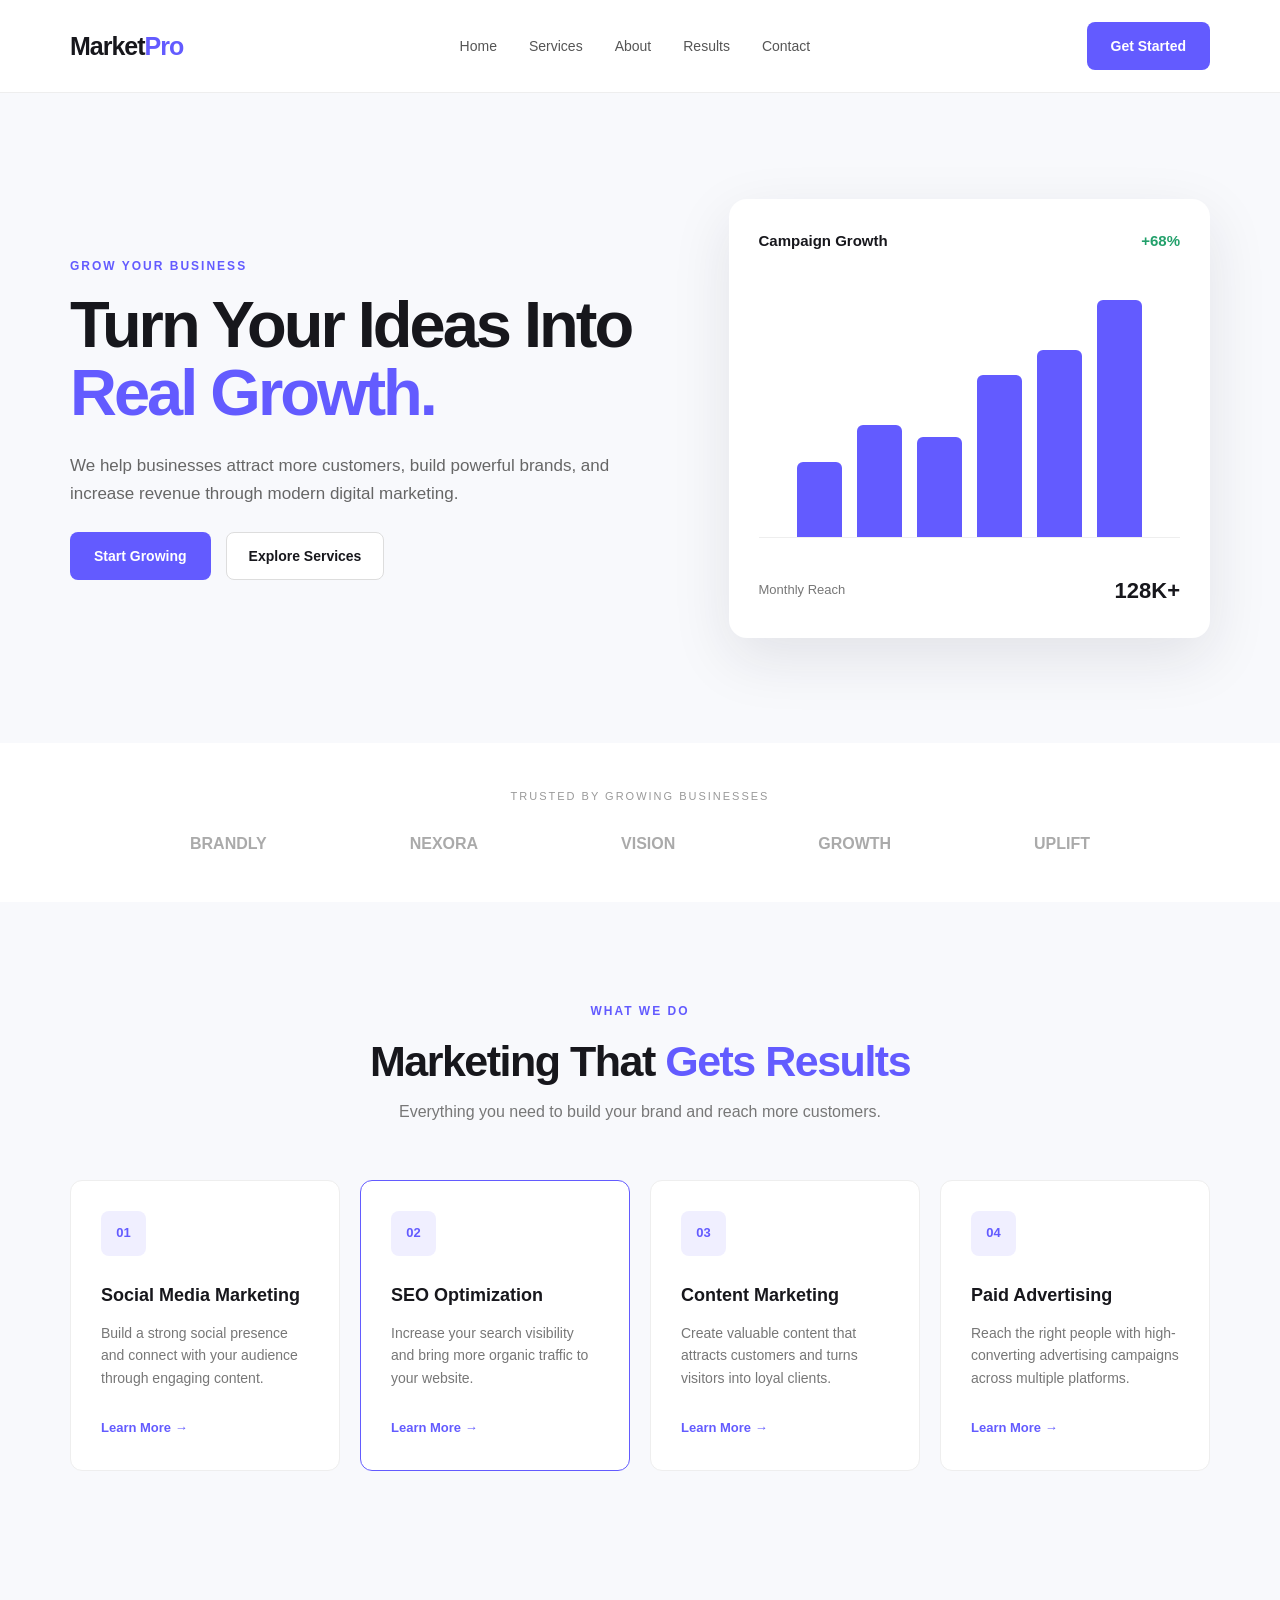
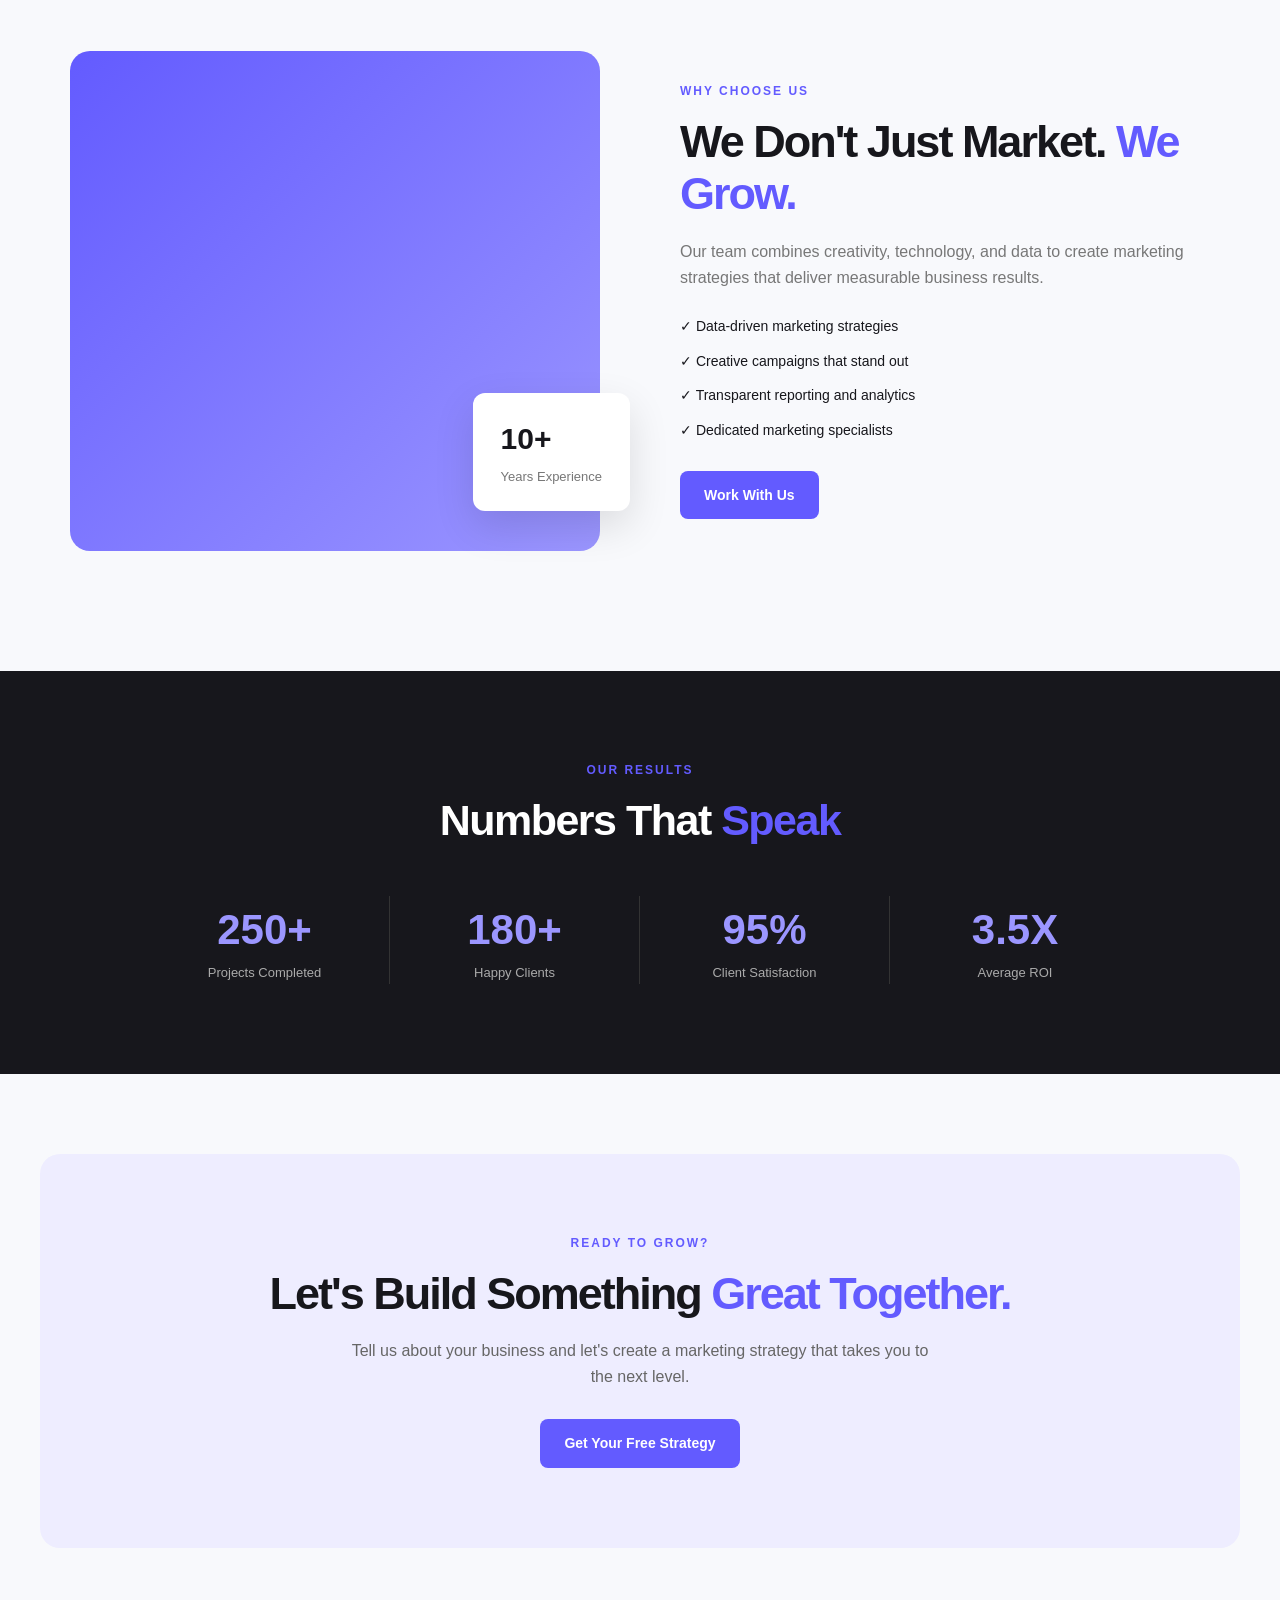
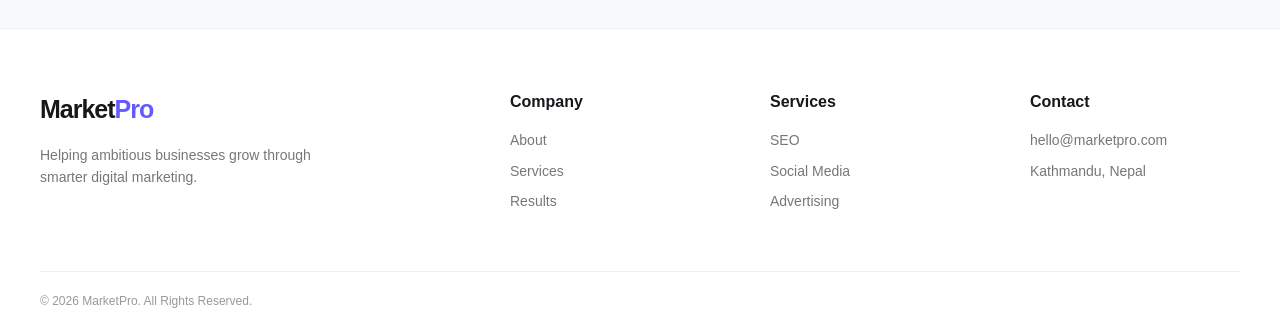
<file: index.html>
<!DOCTYPE html>
<html lang="en">

<head>
    <meta charset="UTF-8">
    <meta name="viewport" content="width=device-width, initial-scale=1.0">
    <title>MarketPro | Digital Marketing</title>

    <link rel="stylesheet" href="style.css">
</head>

<body>

    <!-- Navigation -->
    <header>
        <nav class="navbar">
            <div class="logo">
                Market<span>Pro</span>
            </div>

            <ul class="nav-links">
                <li><a href="#home">Home</a></li>
                <li><a href="#services">Services</a></li>
                <li><a href="#about">About</a></li>
                <li><a href="#results">Results</a></li>
                <li><a href="#contact">Contact</a></li>
            </ul>

            <a href="#contact" class="nav-btn">Get Started</a>
        </nav>
    </header>

    <!-- Hero Section -->
    <section class="hero" id="home">
        <div class="hero-content">
            <p class="small-title">GROW YOUR BUSINESS</p>

            <h1>
                Turn Your Ideas Into
                <span>Real Growth.</span>
            </h1>

            <p class="hero-text">
                We help businesses attract more customers, build powerful
                brands, and increase revenue through modern digital marketing.
            </p>

            <div class="hero-buttons">
                <a href="#contact" class="primary-btn">Start Growing</a>
                <a href="#services" class="secondary-btn">Explore Services</a>
            </div>
        </div>

        <div class="hero-card">
            <div class="card-top">
                <span>Campaign Growth</span>
                <span class="growth">+68%</span>
            </div>

            <div class="chart">
                <div class="bar bar1"></div>
                <div class="bar bar2"></div>
                <div class="bar bar3"></div>
                <div class="bar bar4"></div>
                <div class="bar bar5"></div>
                <div class="bar bar6"></div>
            </div>

            <div class="card-bottom">
                <span>Monthly Reach</span>
                <strong>128K+</strong>
            </div>
        </div>
    </section>

    <!-- Trusted Section -->
    <section class="trusted">
        <p>TRUSTED BY GROWING BUSINESSES</p>

        <div class="brands">
            <span>BRANDLY</span>
            <span>NEXORA</span>
            <span>VISION</span>
            <span>GROWTH</span>
            <span>UPLIFT</span>
        </div>
    </section>

    <!-- Services -->
    <section class="services" id="services">
        <div class="section-heading">
            <p class="small-title">WHAT WE DO</p>
            <h2>Marketing That <span>Gets Results</span></h2>
            <p>
                Everything you need to build your brand and reach more customers.
            </p>
        </div>

        <div class="service-container">

            <div class="service-card">
                <div class="icon">01</div>
                <h3>Social Media Marketing</h3>
                <p>
                    Build a strong social presence and connect with your
                    audience through engaging content.
                </p>
                <a href="#">Learn More →</a>
            </div>

            <div class="service-card featured">
                <div class="icon">02</div>
                <h3>SEO Optimization</h3>
                <p>
                    Increase your search visibility and bring more organic
                    traffic to your website.
                </p>
                <a href="#">Learn More →</a>
            </div>

            <div class="service-card">
                <div class="icon">03</div>
                <h3>Content Marketing</h3>
                <p>
                    Create valuable content that attracts customers and
                    turns visitors into loyal clients.
                </p>
                <a href="#">Learn More →</a>
            </div>

            <div class="service-card">
                <div class="icon">04</div>
                <h3>Paid Advertising</h3>
                <p>
                    Reach the right people with high-converting advertising
                    campaigns across multiple platforms.
                </p>
                <a href="#">Learn More →</a>
            </div>

        </div>
    </section>

    <!-- About -->
    <section class="about" id="about">
        <div class="about-image">
            <div class="floating-box">
                <strong>10+</strong>
                <span>Years Experience</span>
            </div>
        </div>

        <div class="about-content">
            <p class="small-title">WHY CHOOSE US</p>

            <h2>
                We Don't Just Market.
                <span>We Grow.</span>
            </h2>

            <p>
                Our team combines creativity, technology, and data to create
                marketing strategies that deliver measurable business results.
            </p>

            <div class="check-list">
                <p>✓ Data-driven marketing strategies</p>
                <p>✓ Creative campaigns that stand out</p>
                <p>✓ Transparent reporting and analytics</p>
                <p>✓ Dedicated marketing specialists</p>
            </div>

            <a href="#contact" class="primary-btn">Work With Us</a>
        </div>
    </section>

    <!-- Results -->
    <section class="results" id="results">
        <div class="section-heading">
            <p class="small-title">OUR RESULTS</p>
            <h2>Numbers That <span>Speak</span></h2>
        </div>

        <div class="stats">

            <div class="stat">
                <h3>250+</h3>
                <p>Projects Completed</p>
            </div>

            <div class="stat">
                <h3>180+</h3>
                <p>Happy Clients</p>
            </div>

            <div class="stat">
                <h3>95%</h3>
                <p>Client Satisfaction</p>
            </div>

            <div class="stat">
                <h3>3.5X</h3>
                <p>Average ROI</p>
            </div>

        </div>
    </section>

    <!-- CTA -->
    <section class="cta" id="contact">
        <div>
            <p class="small-title">READY TO GROW?</p>

            <h2>
                Let's Build Something
                <span>Great Together.</span>
            </h2>

            <p>
                Tell us about your business and let's create a marketing
                strategy that takes you to the next level.
            </p>

            <a href="mailto:hello@marketpro.com" class="primary-btn">
                Get Your Free Strategy
            </a>
        </div>
    </section>

    <!-- Footer -->
    <footer>
        <div class="footer-content">

            <div>
                <div class="logo">
                    Market<span>Pro</span>
                </div>

                <p>
                    Helping ambitious businesses grow through
                    smarter digital marketing.
                </p>
            </div>

            <div>
                <h4>Company</h4>
                <a href="#about">About</a>
                <a href="#services">Services</a>
                <a href="#results">Results</a>
            </div>

            <div>
                <h4>Services</h4>
                <a href="#">SEO</a>
                <a href="#">Social Media</a>
                <a href="#">Advertising</a>
            </div>

            <div>
                <h4>Contact</h4>
                <a href="mailto:hello@marketpro.com">
                    hello@marketpro.com
                </a>
                <a href="#">Kathmandu, Nepal</a>
            </div>

        </div>

        <div class="copyright">
            <p>© 2026 MarketPro. All Rights Reserved.</p>
        </div>
    </footer>

</body>

</html>
</file>
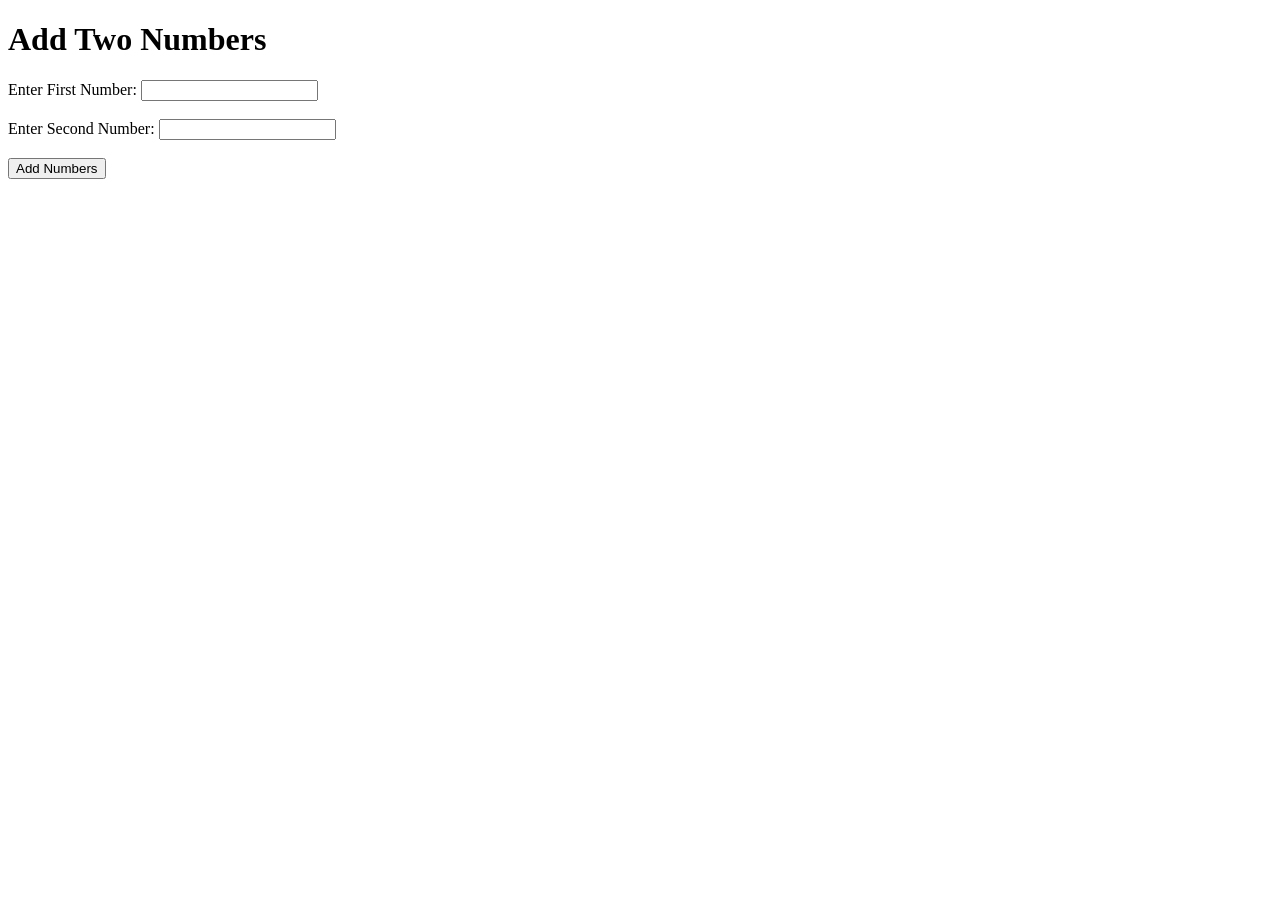
<file: Week-2/index.html>
<!DOCTYPE html>
<html lang="en">

<head>
    <meta charset="UTF-8">
    <meta name="viewport" content="width=device-width, initial-scale=1.0">

    <title>Add Two Numbers</title>
</head>

<body>

    <h1>Add Two Numbers</h1>

    <form id="numberForm">

        <label for="firstNumber">Enter First Number:</label>
        <input type="number" id="firstNumber" required>

        <br><br>

        <label for="secondNumber">Enter Second Number:</label>
        <input type="number" id="secondNumber" required>

        <br><br>

        <button type="submit">Add Numbers</button>

    </form>

    <h2 id="result"></h2>

    <script src="script.js"></script>

</body>

</html>
</file>
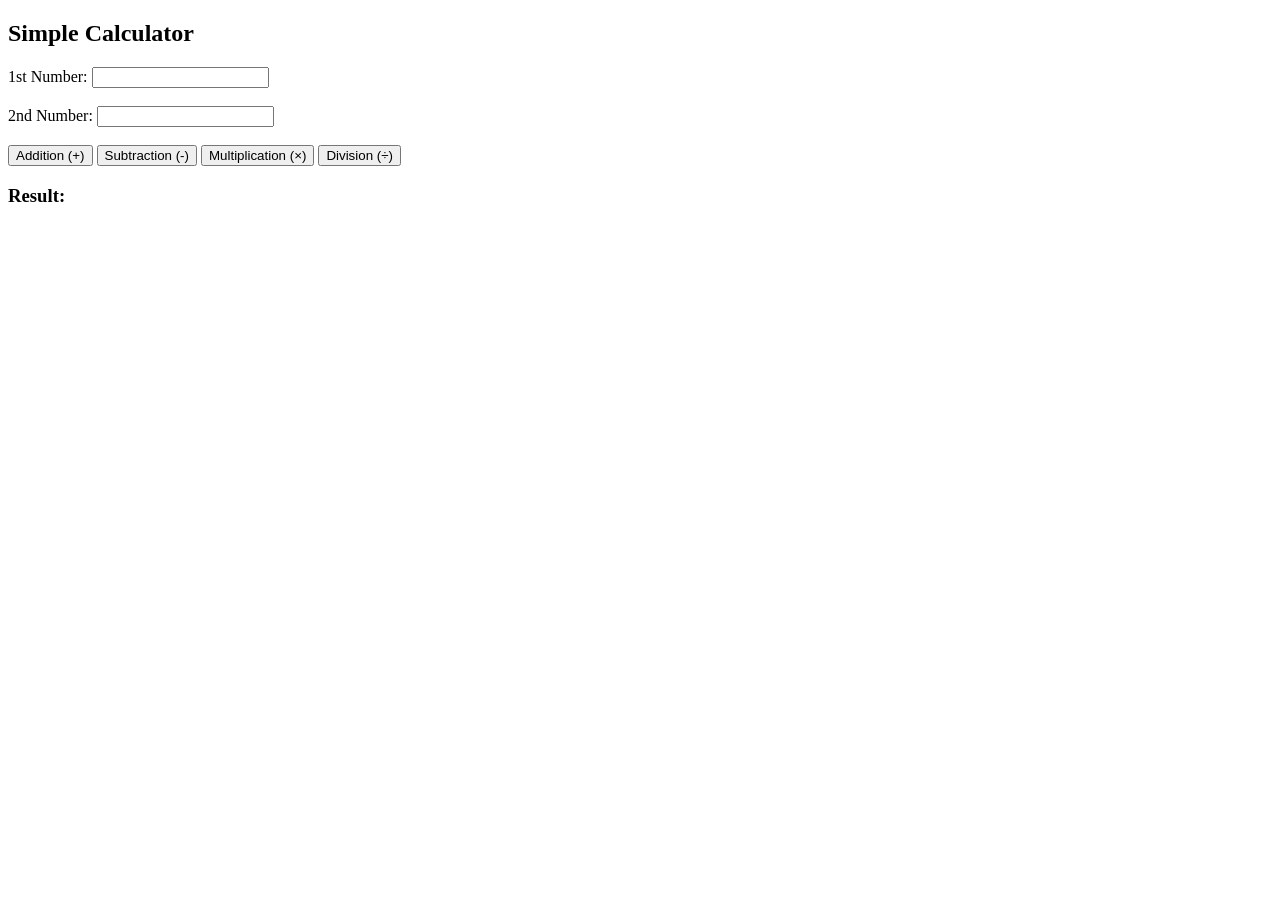
<file: Week-2/home.html>
<!DOCTYPE html>
<html lang="en">

<head>
    <meta charset="UTF-8">
    <meta name="viewport" content="width=device-width, initial-scale=1.0">
    <title>Calculator</title>
</head>

<body>

    <h2>Simple Calculator</h2>

    <label>1st Number:</label>
    <input type="number" id="num1">

    <br><br>

    <label>2nd Number:</label>
    <input type="number" id="num2">

    <br><br>

    <button onclick="calculate('+')">Addition (+)</button>
    <button onclick="calculate('-')">Subtraction (-)</button>
    <button onclick="calculate('*')">Multiplication (×)</button>
    <button onclick="calculate('/')">Division (÷)</button>

    <h3 id="result">Result: </h3>

    <script src="twovalue.js"></script>

</body>

</html>
</file>
<file: style.css>
* {
    margin: 0;
    padding: 0;
    box-sizing: border-box;
}

html {
    scroll-behavior: smooth;
}

body {
    font-family: Arial, Helvetica, sans-serif;
    background: #f8f9fc;
    color: #17171c;
    line-height: 1.6;
}

a {
    text-decoration: none;
    color: inherit;
}

/* =========================
   NAVBAR
========================= */

header {
    width: 100%;
    background: white;
    border-bottom: 1px solid #eeeeee;
}

.navbar {
    max-width: 1200px;
    margin: auto;
    padding: 22px 30px;

    display: flex;
    align-items: center;
    justify-content: space-between;
}

.logo {
    font-size: 25px;
    font-weight: 800;
    letter-spacing: -1px;
}

.logo span {
    color: #635bff;
}

.nav-links {
    list-style: none;

    display: flex;
    gap: 32px;
}

.nav-links a {
    font-size: 14px;
    color: #555;
    transition: 0.3s;
}

.nav-links a:hover {
    color: #635bff;
}

.nav-btn,
.primary-btn {
    display: inline-block;
    background: #635bff;
    color: white;

    padding: 13px 24px;
    border-radius: 8px;

    font-size: 14px;
    font-weight: 600;

    transition: 0.3s;
}

.nav-btn:hover,
.primary-btn:hover {
    transform: translateY(-2px);
    background: #5148e5;
}

/* =========================
   HERO
========================= */

.hero {
    max-width: 1200px;
    min-height: 650px;

    margin: auto;
    padding: 90px 30px;

    display: grid;
    grid-template-columns: 1.1fr 0.9fr;
    align-items: center;
    gap: 70px;
}

.small-title {
    color: #635bff;
    font-size: 12px;
    font-weight: 700;
    letter-spacing: 2px;
    margin-bottom: 15px;
}

.hero h1 {
    font-size: 65px;
    line-height: 1.05;
    letter-spacing: -3px;
    max-width: 650px;
}

.hero h1 span,
.section-heading h2 span,
.about-content h2 span,
.cta h2 span {
    color: #635bff;
}

.hero-text {
    max-width: 570px;
    margin: 25px 0;

    color: #666;
    font-size: 17px;
}

.hero-buttons {
    display: flex;
    gap: 15px;
    align-items: center;
}

.secondary-btn {
    padding: 12px 22px;
    border: 1px solid #ddd;
    border-radius: 8px;
    font-size: 14px;
    font-weight: 600;
    background: white;
}

.secondary-btn:hover {
    border-color: #635bff;
    color: #635bff;
}

/* Hero Card */

.hero-card {
    background: white;
    padding: 30px;

    border-radius: 18px;

    box-shadow: 0 20px 60px rgba(30, 30, 50, 0.1);
}

.card-top,
.card-bottom {
    display: flex;
    justify-content: space-between;
    align-items: center;
}

.card-top {
    font-size: 15px;
    font-weight: 600;
}

.growth {
    color: #22a06b;
    font-weight: 700;
}

.chart {
    height: 250px;
    margin: 35px 0;

    display: flex;
    align-items: end;
    justify-content: center;
    gap: 15px;

    border-bottom: 1px solid #eee;
}

.bar {
    width: 45px;
    background: #635bff;
    border-radius: 6px 6px 0 0;
}

.bar1 {
    height: 30%;
}

.bar2 {
    height: 45%;
}

.bar3 {
    height: 40%;
}

.bar4 {
    height: 65%;
}

.bar5 {
    height: 75%;
}

.bar6 {
    height: 95%;
}

.card-bottom {
    color: #777;
    font-size: 13px;
}

.card-bottom strong {
    color: #17171c;
    font-size: 22px;
}

/* =========================
   TRUSTED
========================= */

.trusted {
    background: white;
    padding: 45px 30px;

    text-align: center;
}

.trusted > p {
    color: #999;
    font-size: 11px;
    letter-spacing: 2px;
    margin-bottom: 25px;
}

.brands {
    max-width: 900px;
    margin: auto;

    display: flex;
    justify-content: space-between;
    gap: 25px;
}

.brands span {
    font-weight: 800;
    color: #aaa;
}

/* =========================
   SERVICES
========================= */

.services {
    max-width: 1200px;
    margin: auto;
    padding: 100px 30px;
}

.section-heading {
    text-align: center;
    margin-bottom: 55px;
}

.section-heading h2 {
    font-size: 43px;
    line-height: 1.2;
    letter-spacing: -1.5px;
    margin-bottom: 12px;
}

.section-heading > p:last-child {
    color: #777;
}

.service-container {
    display: grid;
    grid-template-columns: repeat(4, 1fr);
    gap: 20px;
}

.service-card {
    background: white;
    padding: 30px;

    border: 1px solid #eee;
    border-radius: 12px;

    transition: 0.3s;
}

.service-card:hover {
    transform: translateY(-7px);
    box-shadow: 0 15px 40px rgba(30, 30, 50, 0.08);
}

.service-card.featured {
    border-color: #635bff;
}

.icon {
    width: 45px;
    height: 45px;

    display: flex;
    align-items: center;
    justify-content: center;

    background: #f0efff;
    color: #635bff;

    border-radius: 8px;

    font-size: 13px;
    font-weight: 700;

    margin-bottom: 25px;
}

.service-card h3 {
    font-size: 18px;
    margin-bottom: 12px;
}

.service-card p {
    color: #777;
    font-size: 14px;
    margin-bottom: 25px;
}

.service-card a {
    color: #635bff;
    font-size: 13px;
    font-weight: 700;
}

/* =========================
   ABOUT
========================= */

.about {
    max-width: 1200px;
    margin: auto;
    padding: 80px 30px 120px;

    display: grid;
    grid-template-columns: 1fr 1fr;
    gap: 80px;
    align-items: center;
}

.about-image {
    height: 500px;

    border-radius: 20px;

    background: linear-gradient(
        135deg,
        #635bff,
        #9b96ff
    );

    position: relative;
}

.floating-box {
    position: absolute;

    right: -30px;
    bottom: 40px;

    background: white;
    padding: 22px 28px;

    border-radius: 12px;

    box-shadow: 0 15px 40px rgba(0, 0, 0, 0.12);
}

.floating-box strong {
    display: block;
    font-size: 30px;
}

.floating-box span {
    color: #777;
    font-size: 13px;
}

.about-content h2 {
    font-size: 45px;
    line-height: 1.15;
    letter-spacing: -2px;
    margin-bottom: 20px;
}

.about-content > p:not(.small-title) {
    color: #777;
    margin-bottom: 25px;
}

.check-list {
    margin-bottom: 30px;
}

.check-list p {
    font-size: 14px;
    margin: 12px 0;
}

/* =========================
   RESULTS
========================= */

.results {
    background: #17171c;
    color: white;

    padding: 90px 30px;
}

.results .section-heading {
    margin-bottom: 50px;
}

.results .section-heading > p:last-child {
    color: #aaa;
}

.stats {
    max-width: 1000px;
    margin: auto;

    display: grid;
    grid-template-columns: repeat(4, 1fr);

    text-align: center;
}

.stat {
    border-right: 1px solid #333;
}

.stat:last-child {
    border-right: none;
}

.stat h3 {
    font-size: 42px;
    color: #9b96ff;
}

.stat p {
    color: #aaa;
    font-size: 13px;
}

/* =========================
   CTA
========================= */

.cta {
    max-width: 1200px;
    margin: 80px auto;

    padding: 80px 40px;

    background: #eeedff;

    border-radius: 20px;

    text-align: center;
}

.cta h2 {
    font-size: 45px;
    line-height: 1.15;
    letter-spacing: -2px;
    margin-bottom: 18px;
}

.cta p:not(.small-title) {
    max-width: 600px;
    margin: 0 auto 30px;
    color: #666;
}

/* =========================
   FOOTER
========================= */

footer {
    background: white;
    border-top: 1px solid #eee;
    padding: 60px 30px 25px;
}

.footer-content {
    max-width: 1200px;
    margin: auto;

    display: grid;
    grid-template-columns: 2fr 1fr 1fr 1fr;
    gap: 50px;
}

.footer-content > div:first-child p {
    max-width: 300px;
    margin-top: 15px;
    color: #777;
    font-size: 14px;
}

.footer-content h4 {
    margin-bottom: 15px;
}

.footer-content a {
    display: block;
    color: #777;
    font-size: 14px;
    margin: 8px 0;
}

.footer-content a:hover {
    color: #635bff;
}

.copyright {
    max-width: 1200px;
    margin: 50px auto 0;

    padding-top: 20px;

    border-top: 1px solid #eee;

    color: #999;
    font-size: 12px;
}

/* =========================
   RESPONSIVE
========================= */

@media (max-width: 900px) {

    .nav-links {
        display: none;
    }

    .hero {
        grid-template-columns: 1fr;
        padding-top: 60px;
    }

    .hero h1 {
        font-size: 50px;
    }

    .service-container {
        grid-template-columns: repeat(2, 1fr);
    }

    .about {
        grid-template-columns: 1fr;
    }

    .stats {
        grid-template-columns: repeat(2, 1fr);
        gap: 40px;
    }

    .stat {
        border-right: none;
    }

    .footer-content {
        grid-template-columns: repeat(2, 1fr);
    }
}

@media (max-width: 600px) {

    .navbar {
        padding: 18px 20px;
    }

    .nav-btn {
        display: none;
    }

    .hero {
        padding: 60px 20px;
    }

    .hero h1 {
        font-size: 42px;
    }

    .hero-text {
        font-size: 15px;
    }

    .hero-buttons {
        flex-direction: column;
        align-items: stretch;
    }

    .primary-btn,
    .secondary-btn {
        text-align: center;
    }

    .brands {
        flex-wrap: wrap;
        justify-content: center;
    }

    .services {
        padding: 70px 20px;
    }

    .section-heading h2 {
        font-size: 35px;
    }

    .service-container {
        grid-template-columns: 1fr;
    }

    .about {
        padding: 50px 20px 80px;
    }

    .about-image {
        height: 350px;
    }

    .about-content h2 {
        font-size: 36px;
    }

    .stats {
        grid-template-columns: 1fr 1fr;
    }

    .stat h3 {
        font-size: 32px;
    }

    .cta {
        margin: 50px 20px;
        padding: 60px 25px;
    }

    .cta h2 {
        font-size: 35px;
    }

    .footer-content {
        grid-template-columns: 1fr;
    }
}
</file>
